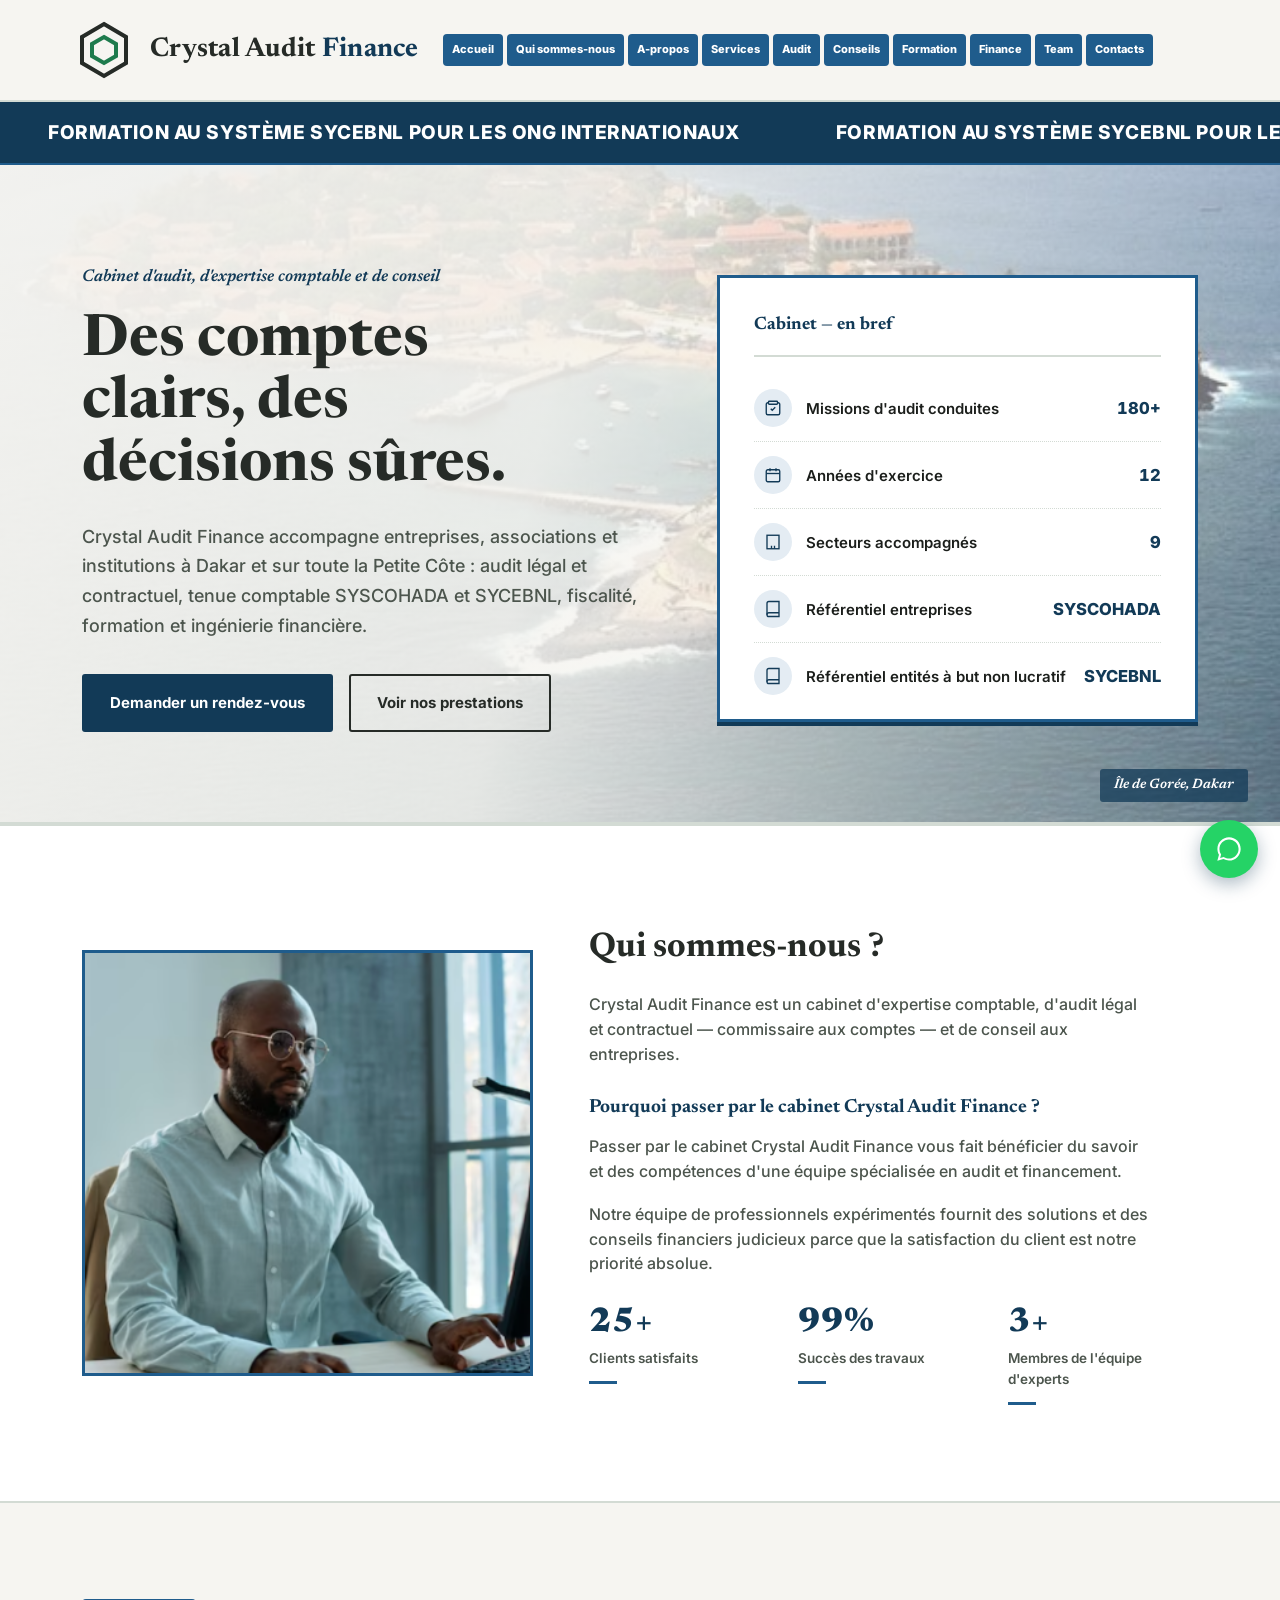
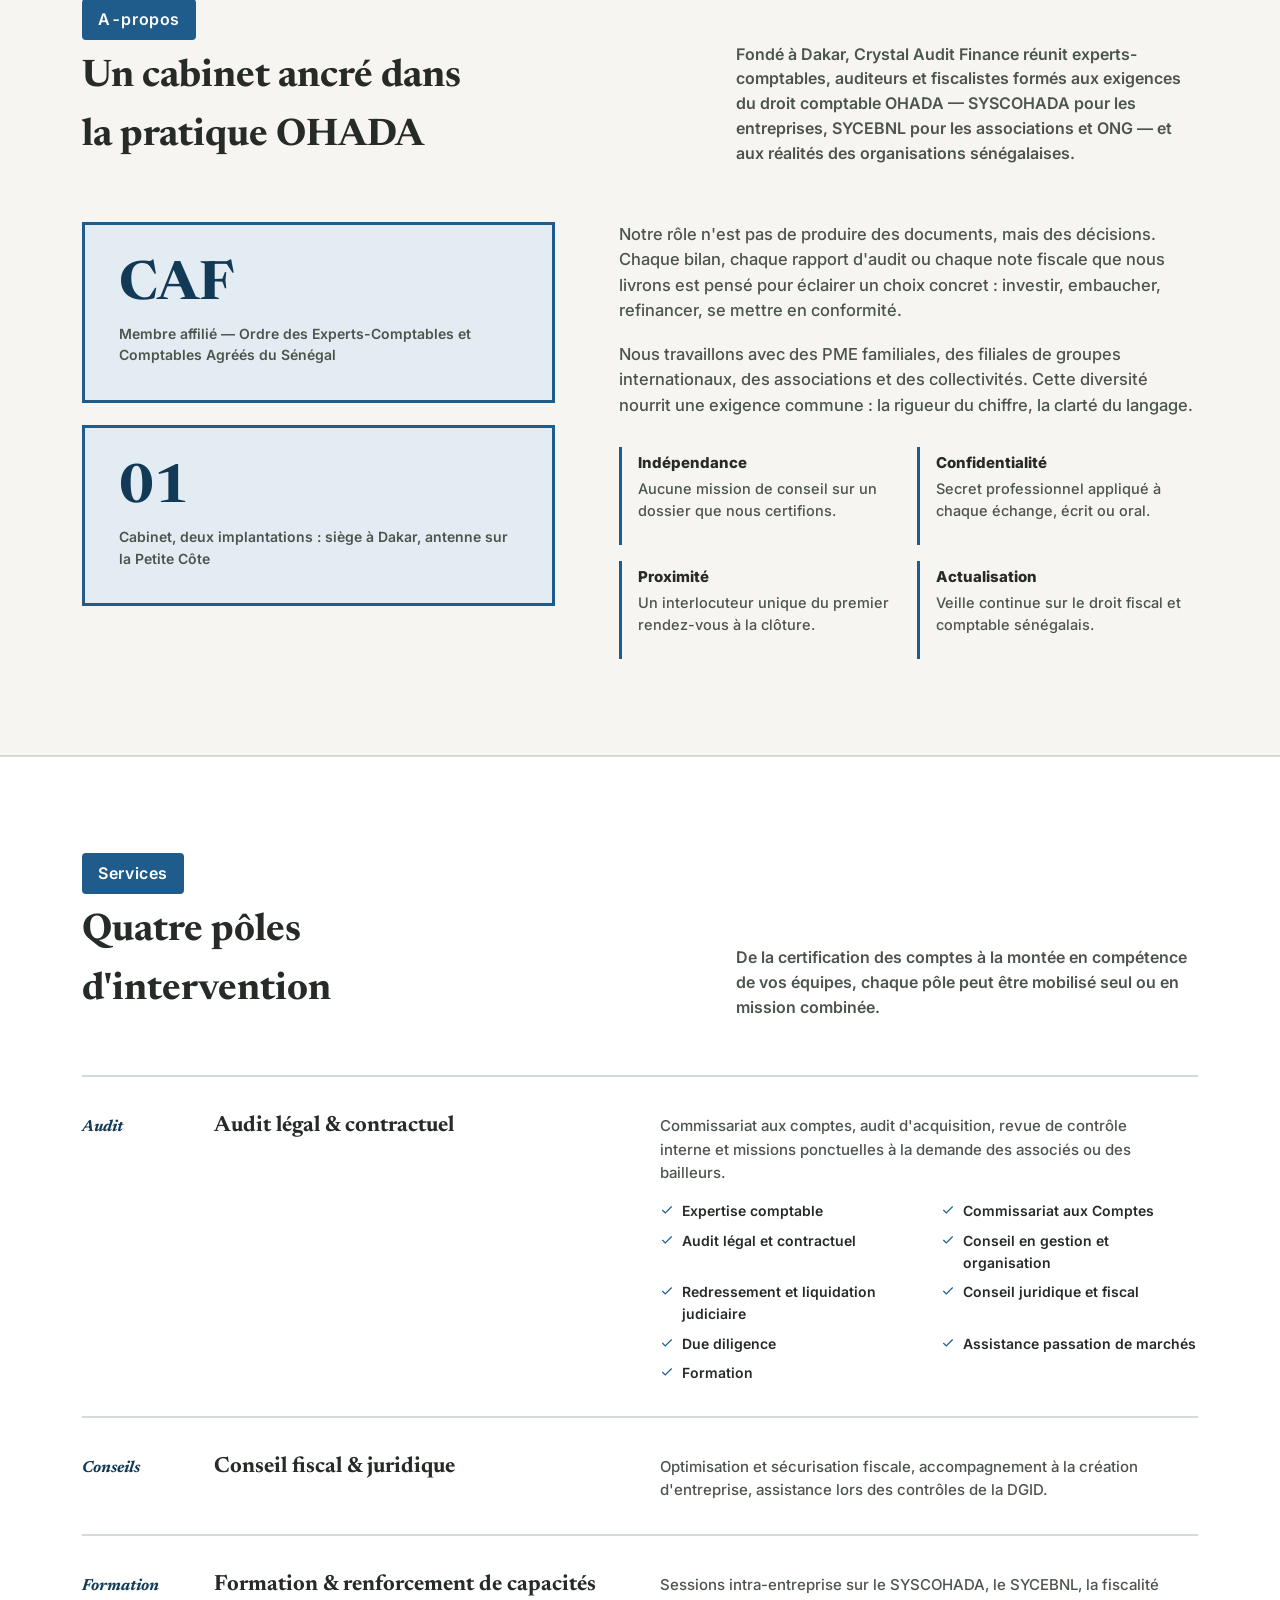
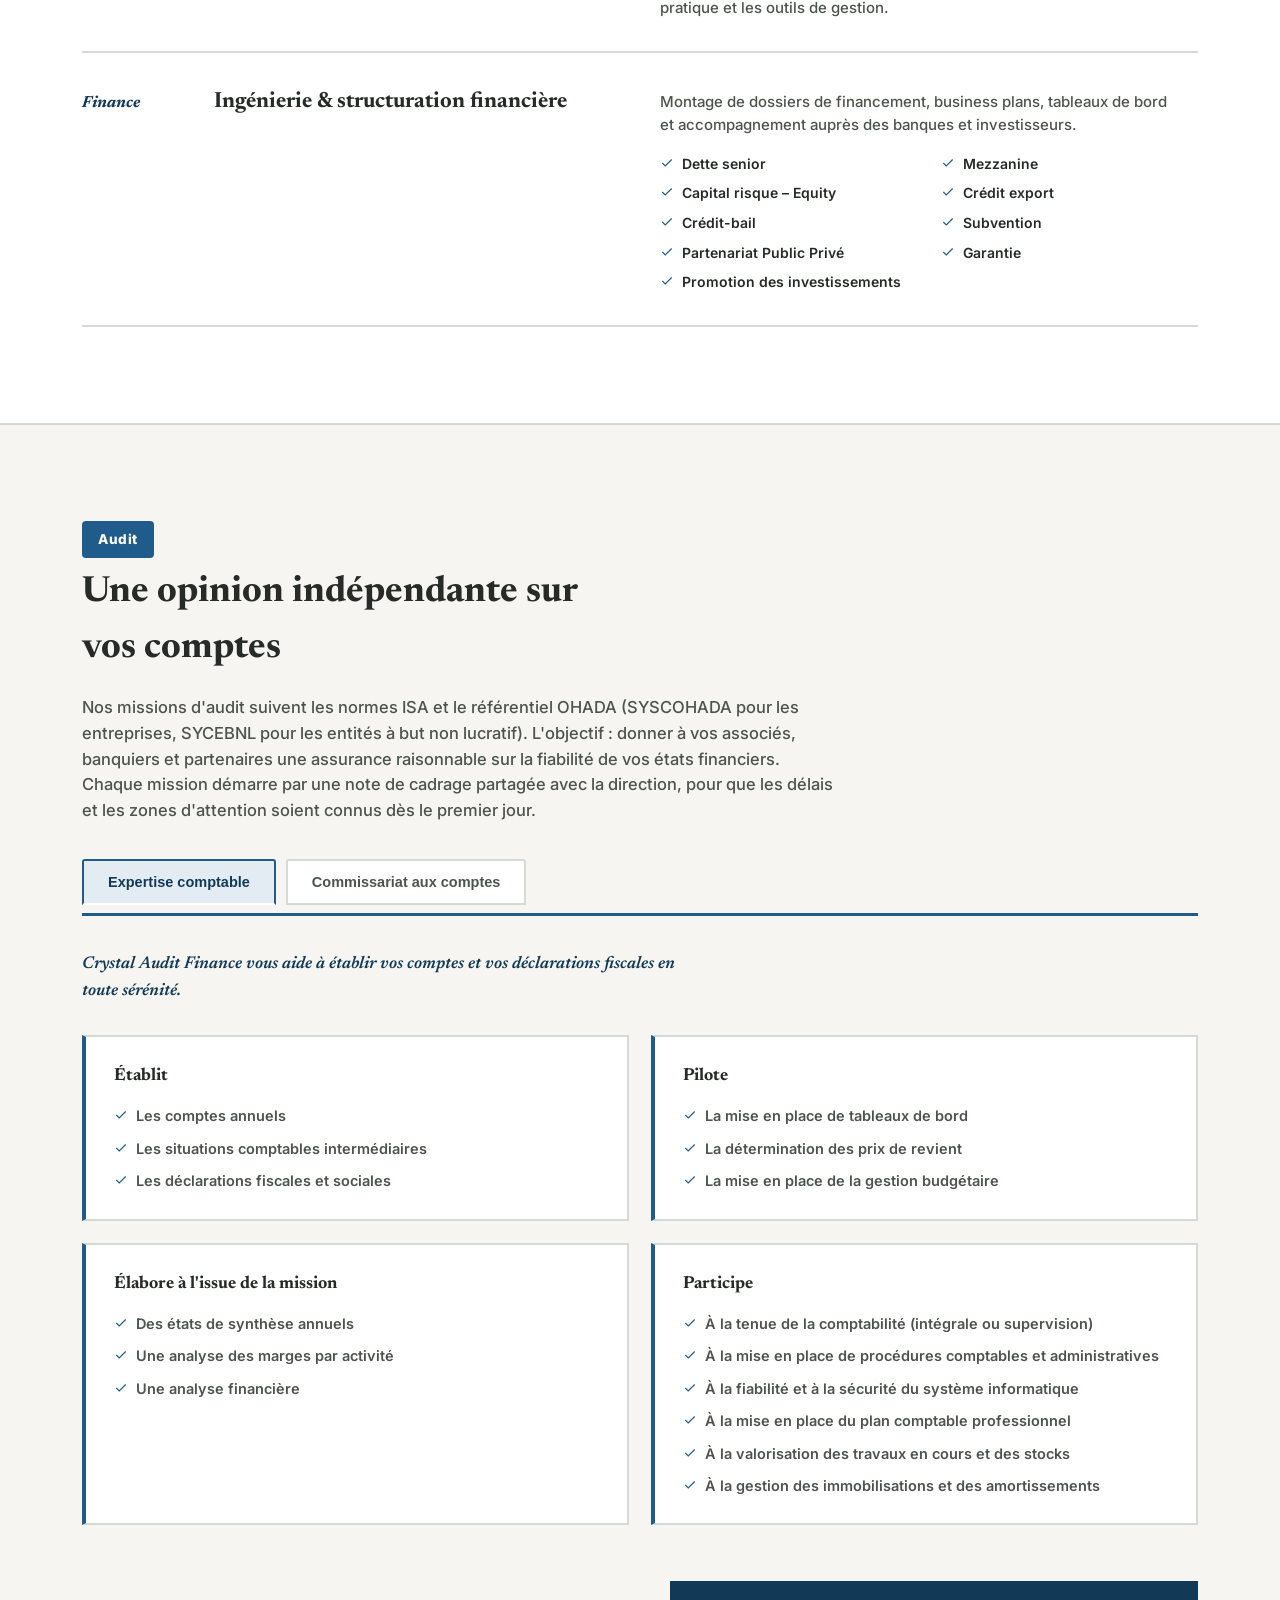
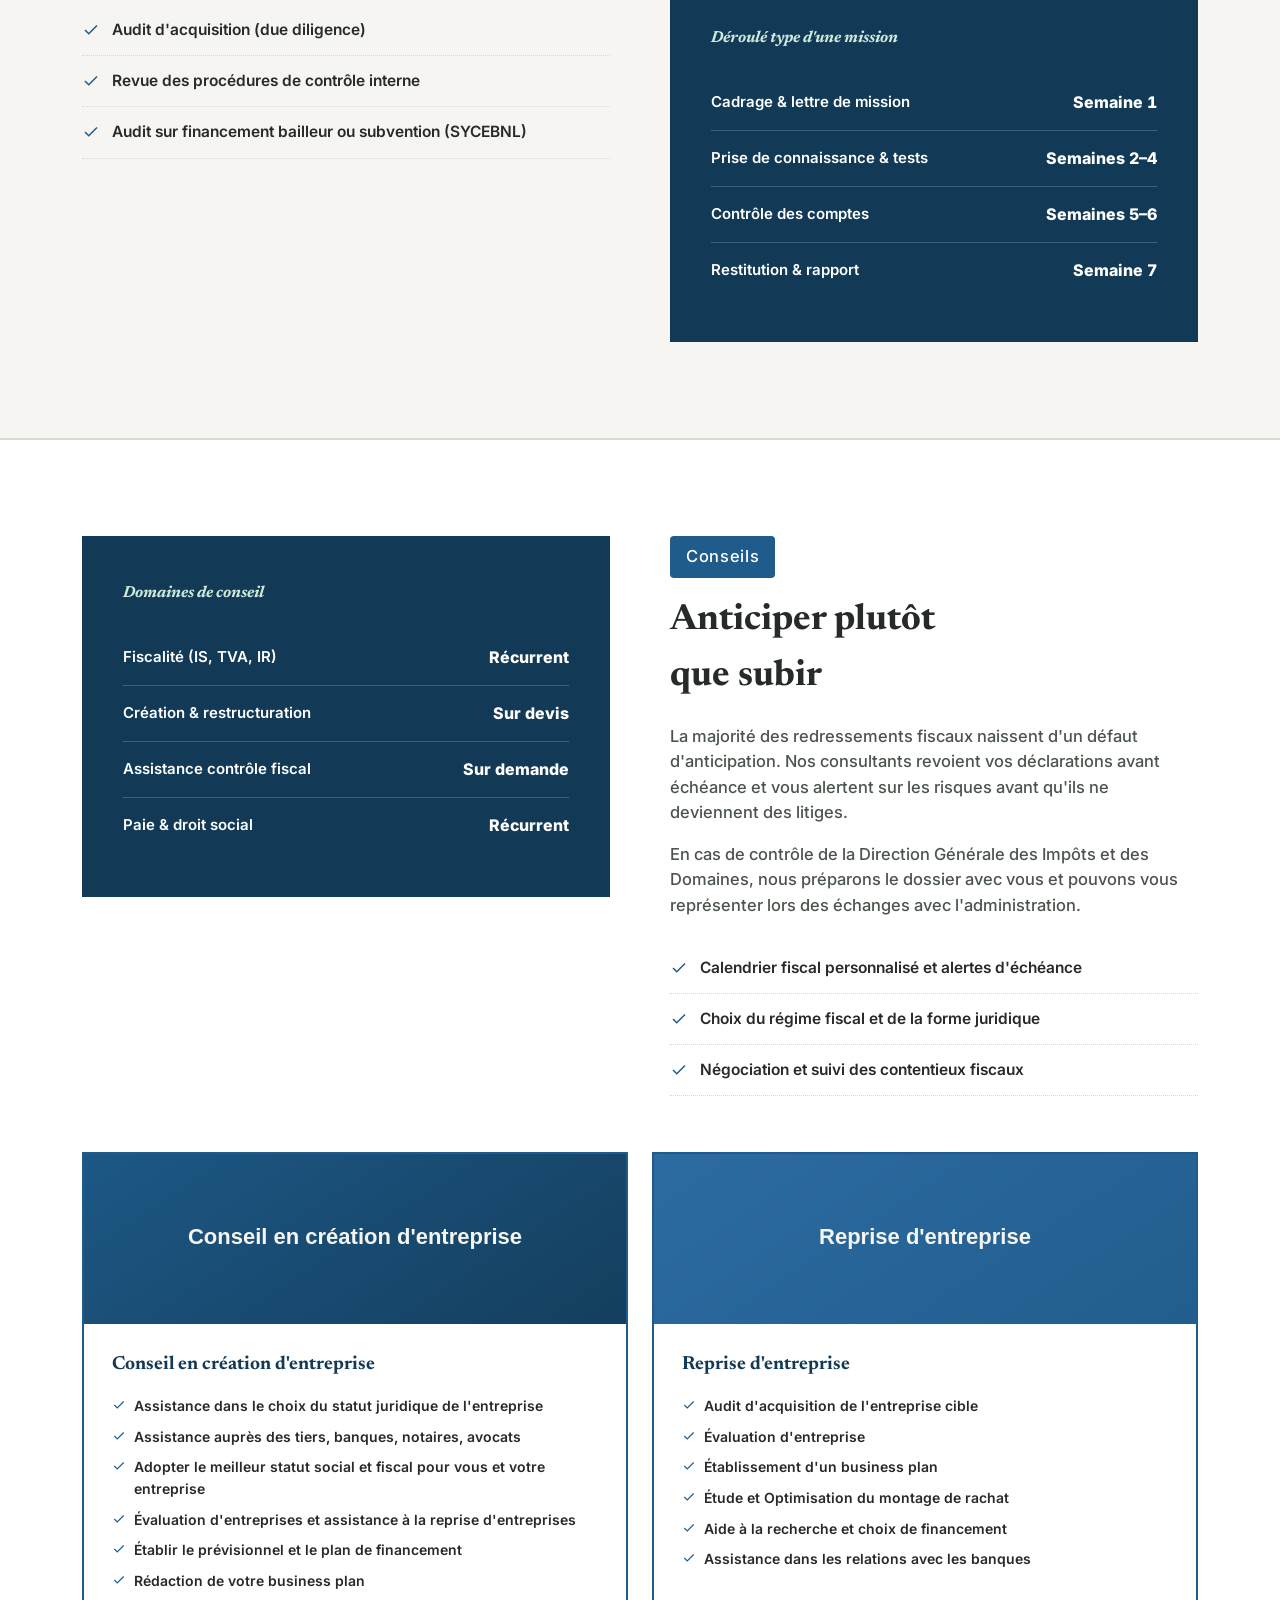
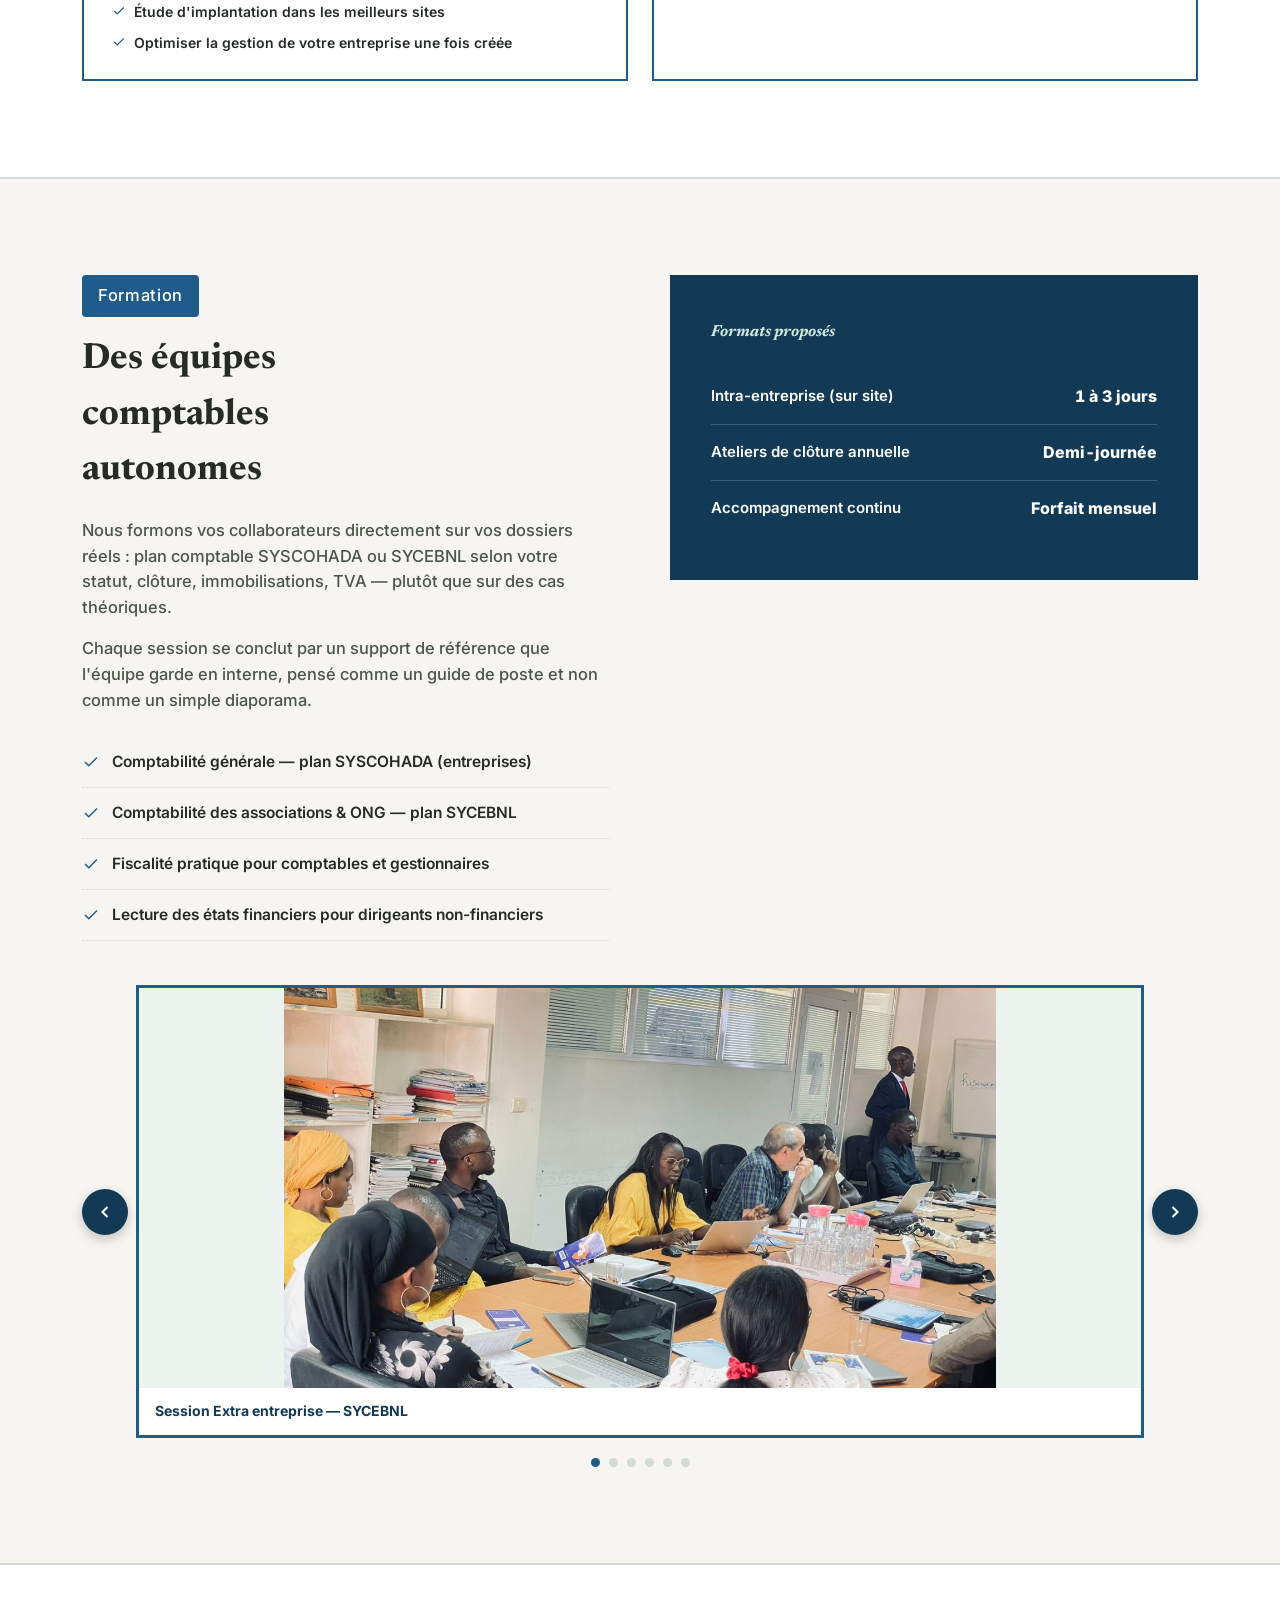
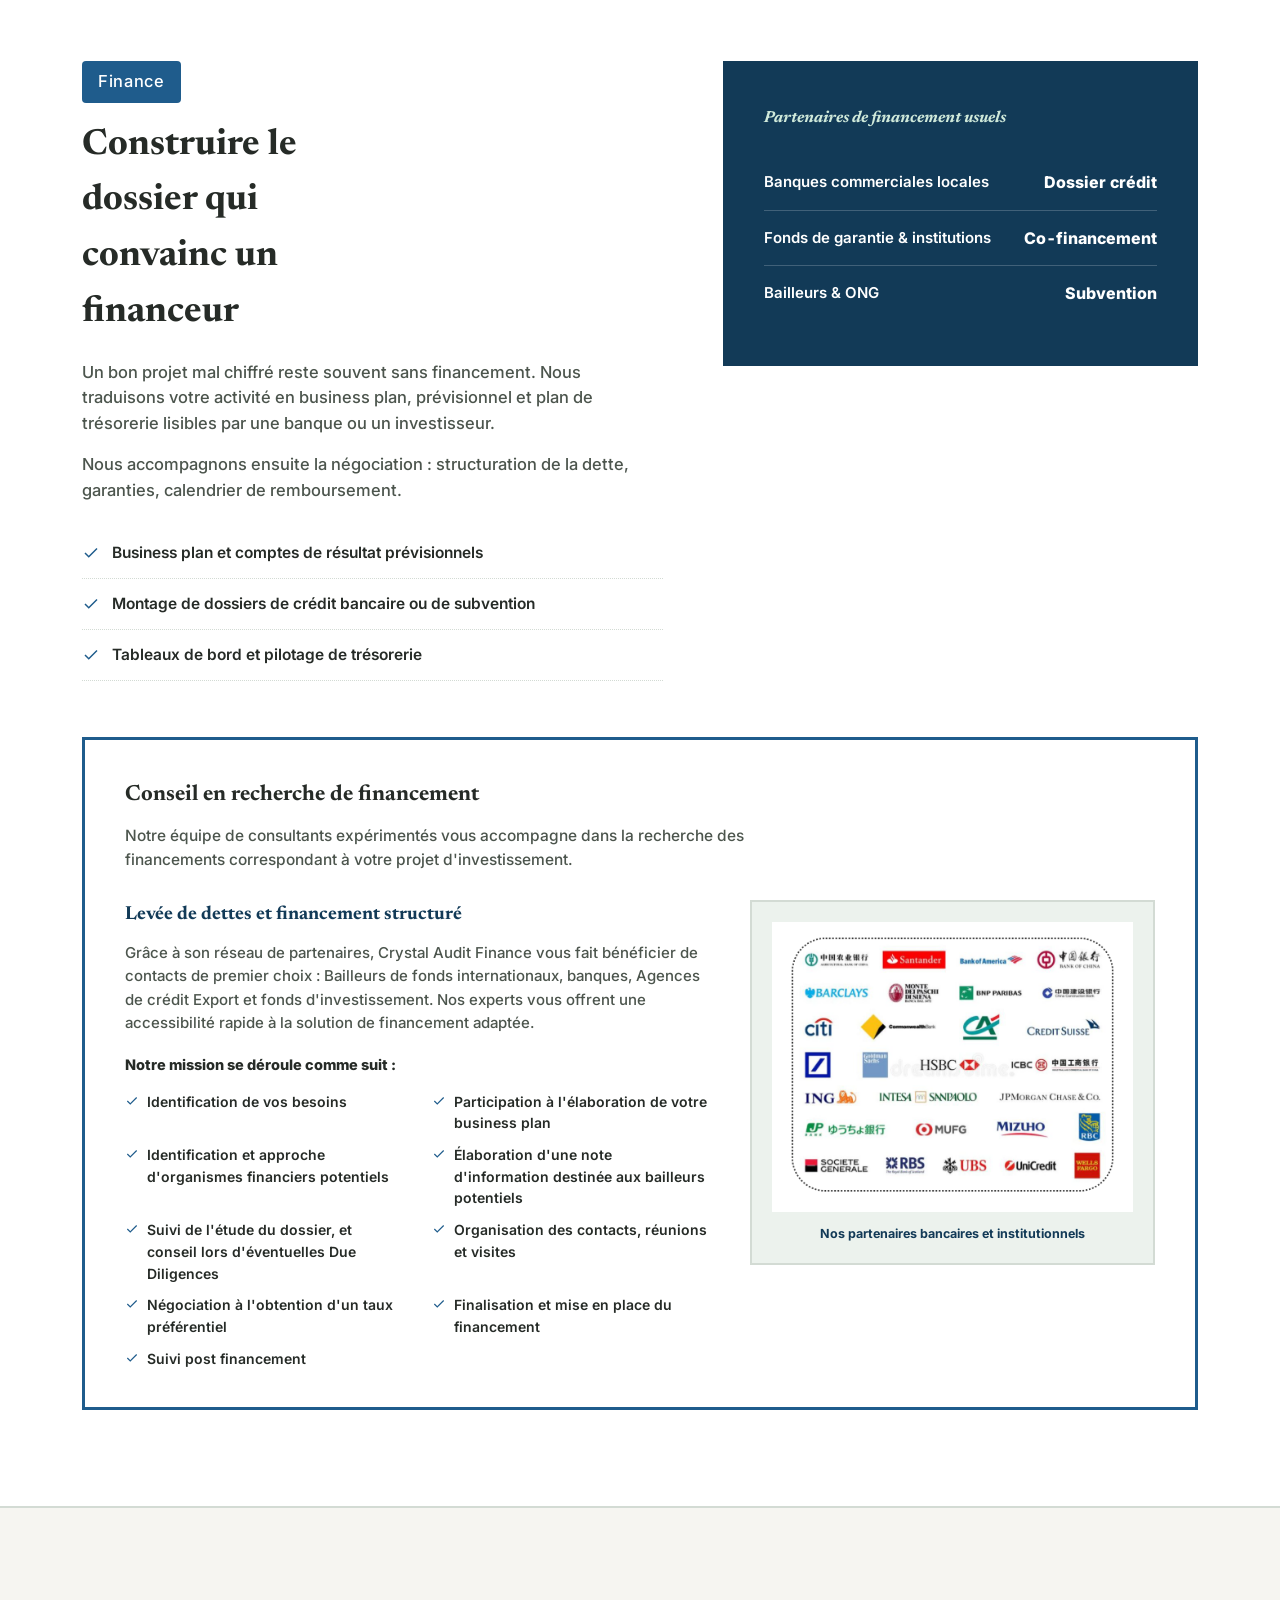
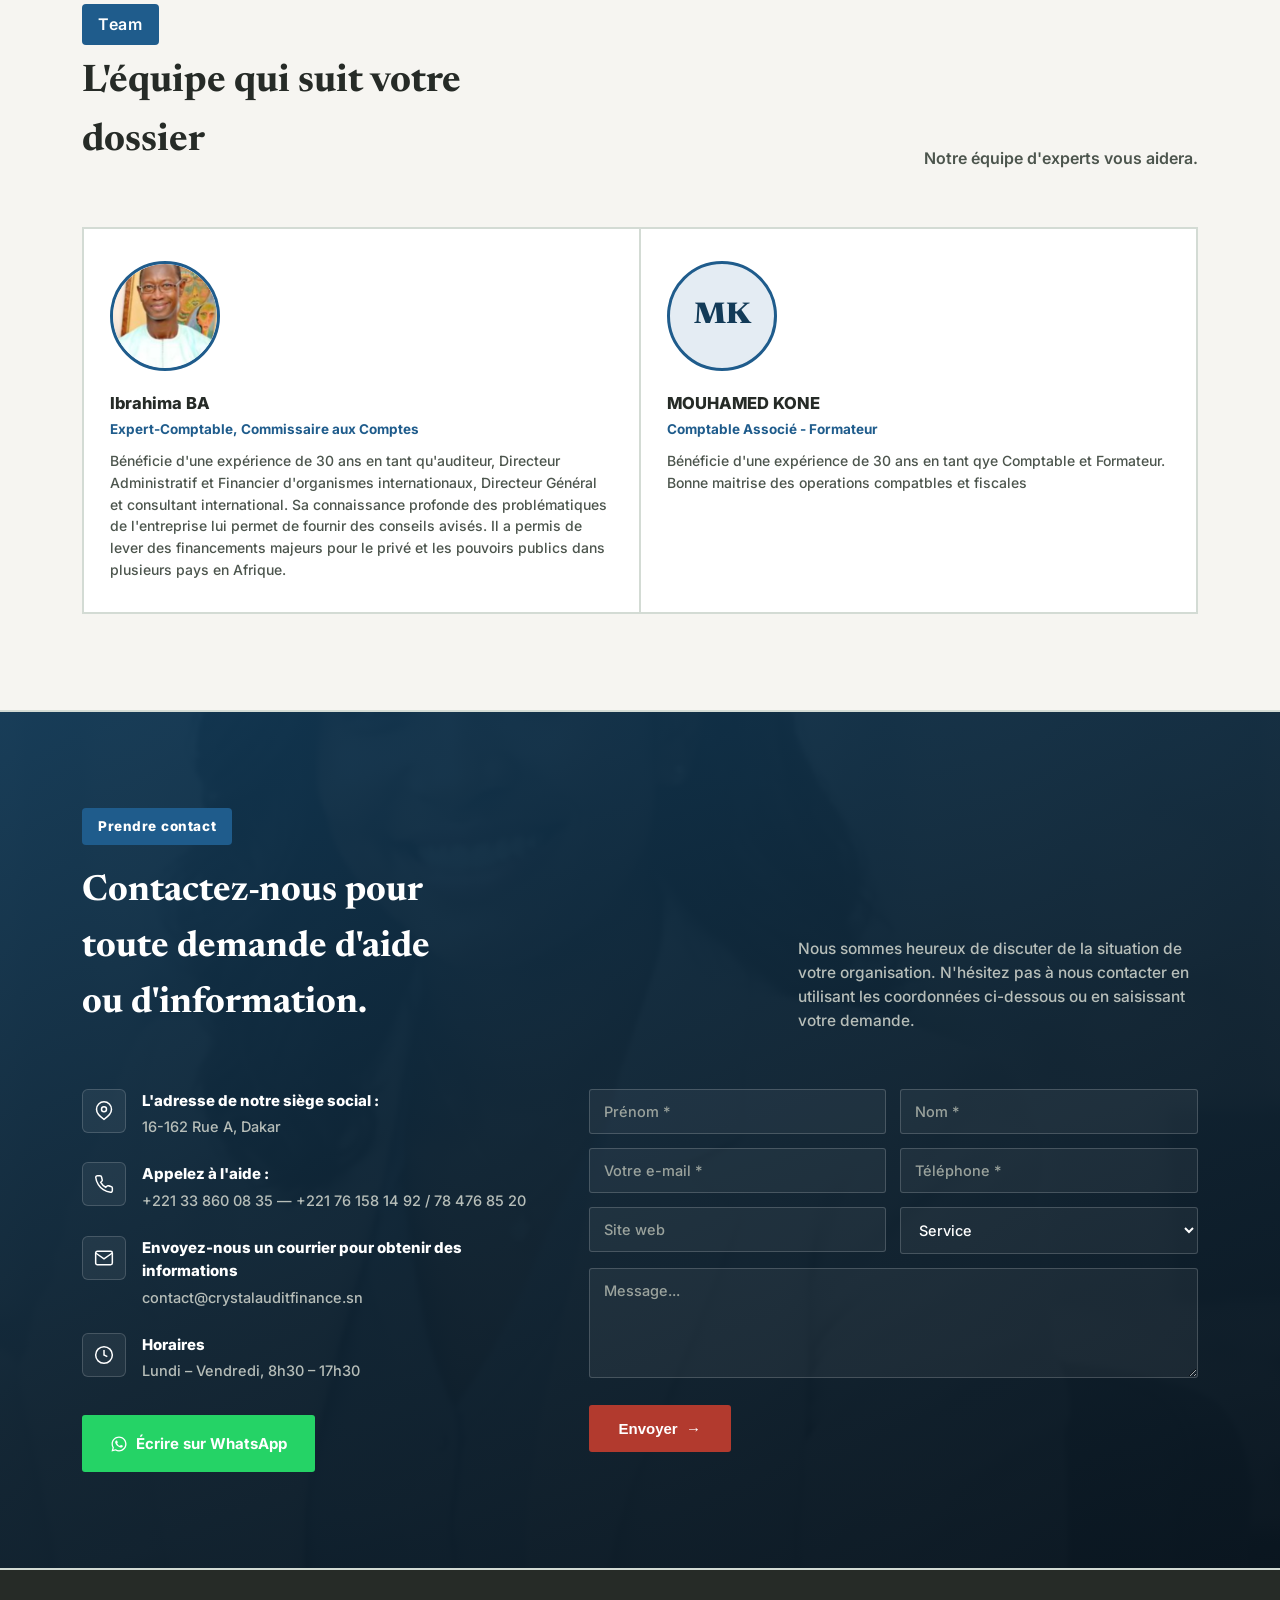
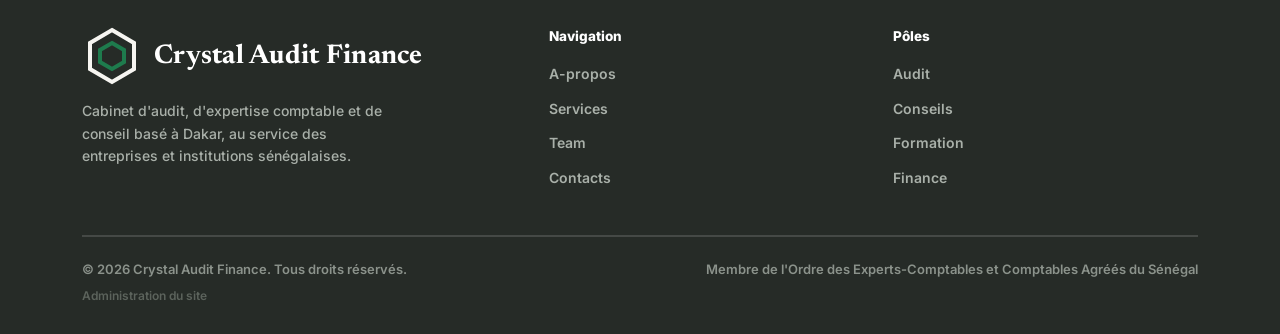
<file: index.html>
<!DOCTYPE html>
<html lang="fr">
<head>
<meta charset="UTF-8">
<meta name="viewport" content="width=device-width, initial-scale=1.0">
<title>Crystal Audit Finance — Cabinet d'audit, d'expertise comptable et de conseil</title>
<link rel="preconnect" href="https://fonts.googleapis.com">
<link href="https://fonts.googleapis.com/css2?family=Newsreader:ital,opsz,wght@0,6..72,500;0,6..72,700;0,6..72,800;1,6..72,500&family=Inter:wght@500;600;700;800&display=swap" rel="stylesheet">
<link rel="stylesheet" href="style.css">
</head>
<body>

<header>
  <div class="headbar">
    <a class="brand" href="#accueil">
      <svg class="brand-mark" viewBox="0 0 60 60" xmlns="http://www.w3.org/2000/svg">
        <polygon points="30,4 52,17 52,43 30,56 8,43 8,17" fill="none" stroke="#262B27" stroke-width="4"/>
        <polygon points="30,17 42,24 42,36 30,43 18,36 18,24" fill="none" stroke="#1E7B4D" stroke-width="4"/>
      </svg>
      <span class="brand-name" id="brandName">Crystal Audit <span id="brandAccent">Finance</span></span>
    </a>
    <button class="nav-toggle" aria-label="Ouvrir le menu" aria-expanded="false" id="navToggle">
      <svg viewBox="0 0 24 24" fill="none" stroke="currentColor" stroke-width="2"><line x1="3" y1="6" x2="21" y2="6"/><line x1="3" y1="12" x2="21" y2="12"/><line x1="3" y1="18" x2="21" y2="18"/></svg>
    </button>
    <nav class="primary" id="primaryNav">
      <a href="#accueil">Accueil</a>
      <a href="#quisommesnous">Qui sommes-nous</a>
      <a href="#apropos">A-propos</a>
      <a href="#services">Services</a>
      <a href="#audit">Audit</a>
      <a href="#conseils">Conseils</a>
      <a href="#formation">Formation</a>
      <a href="#finance">Finance</a>
      <a href="#team">Team</a>
      <a href="#contacts">Contacts</a>
    </nav>
  </div>
</header>

<div class="ticker" id="tickerBar">
  <div class="ticker-track" id="tickerTrack"></div>
</div>

<main>

  <!-- ===== HERO / ACCUEIL ===== -->
  <section class="hero" id="accueil">
    <div class="wrap">
      <div class="hero-grid">
        <div>
          <p class="hero-eyebrow" id="heroEyebrow"></p>
          <h1 id="heroTitle"></h1>
          <p class="lead" id="heroLead"></p>
          <div class="hero-actions">
            <a href="#contacts" class="btn btn-primary" id="heroCtaPrimary"></a>
            <a href="#services" class="btn btn-ghost" id="heroCtaSecondary"></a>
          </div>
        </div>
        <div class="ledger-card">
          <h3 id="heroLedgerTitle"></h3>
          <div id="heroLedgerRows"></div>
        </div>
      </div>
    </div>
    <span class="hero-caption" id="heroCaption">Île de Gorée, Dakar</span>
  </section>

  <!-- ===== QUI SOMMES-NOUS ===== -->
  <section id="quisommesnous" class="alt">
    <div class="wrap">
      <div class="qsn-grid">
        <div class="qsn-photo">
          <img id="qsnPhoto" src="" alt="L'équipe Crystal Audit Finance">
        </div>
        <div class="qsn-text">
          <h2 id="qsnTitle"></h2>
          <p id="qsnIntro"></p>
          <h3 id="qsnSubheading"></h3>
          <p id="qsnParagraph2"></p>
          <p id="qsnParagraph3"></p>
          <div class="qsn-stats" id="qsnStats"></div>
        </div>
      </div>
    </div>
  </section>

  <!-- ===== A-PROPOS ===== -->
  <section id="apropos">
    <div class="wrap">
      <div class="section-head">
        <div>
          <p class="section-ref">A-propos</p>
          <h2 id="aboutTitle"></h2>
        </div>
        <p id="aboutIntro"></p>
      </div>
      <div class="about-grid">
        <div>
          <div class="about-figure">
            <div class="big-num" id="aboutFigBigA"></div>
            <div class="cap" id="aboutFigCapA"></div>
          </div>
          <div class="about-figure">
            <div class="big-num" id="aboutFigBigB"></div>
            <div class="cap" id="aboutFigCapB"></div>
          </div>
        </div>
        <div class="about-text">
          <div id="aboutParagraphs"></div>
          <div class="pillars" id="aboutPillars"></div>
        </div>
      </div>
    </div>
  </section>

  <!-- ===== SERVICES ===== -->
  <section class="alt" id="services">
    <div class="wrap">
      <div class="section-head">
        <div>
          <p class="section-ref">Services</p>
          <h2 id="servicesTitle"></h2>
        </div>
        <p id="servicesIntro"></p>
      </div>
      <div class="services-list" id="servicesList"></div>
    </div>
  </section>

  <!-- ===== AUDIT ===== -->
  <section id="audit">
    <div class="wrap">
      <p class="section-ref">Audit</p>
      <h2 class="audit-heading" id="auditTitle"></h2>
      <div class="audit-intro" id="auditIntro"></div>

      <div class="audit-tabs-nav" id="auditTabsNav"></div>
      <div class="audit-tab-panels" id="auditTabPanels"></div>

      <div class="detail">
        <div class="detail-copy">
          <ul class="checklist" id="auditChecklist"></ul>
        </div>
        <div class="stat-panel">
          <div class="stat-panel-title" id="auditStatTitle"></div>
          <div id="auditStats"></div>
        </div>
      </div>
    </div>
  </section>

  <!-- ===== CONSEILS ===== -->
  <section class="alt" id="conseils">
    <div class="wrap">
      <div class="detail">
        <div class="stat-panel">
          <div class="stat-panel-title" id="conseilsStatTitle"></div>
          <div id="conseilsStats"></div>
        </div>
        <div class="detail-copy">
          <p class="section-ref">Conseils</p>
          <h2 id="conseilsTitle"></h2>
          <div id="conseilsParagraphs"></div>
          <ul class="checklist" id="conseilsChecklist"></ul>
        </div>
      </div>
      <div class="conseil-cards" id="conseilCards"></div>
    </div>
  </section>

  <!-- ===== FORMATION ===== -->
  <section id="formation">
    <div class="wrap">
      <div class="detail">
        <div class="detail-copy">
          <p class="section-ref">Formation</p>
          <h2 id="formationTitle"></h2>
          <div id="formationParagraphs"></div>
          <ul class="checklist" id="formationChecklist"></ul>
        </div>
        <div class="stat-panel">
          <div class="stat-panel-title" id="formationStatTitle"></div>
          <div id="formationStats"></div>
        </div>
      </div>
      <div class="formation-carousel" id="formationCarousel">
        <button type="button" class="fc-arrow fc-prev" id="fcPrev" aria-label="Photo précédente">
          <svg viewBox="0 0 24 24" fill="none" stroke="currentColor" stroke-width="2.5"><polyline points="15 18 9 12 15 6"/></svg>
        </button>
        <div class="fc-viewport">
          <div class="fc-track" id="fcTrack"></div>
        </div>
        <button type="button" class="fc-arrow fc-next" id="fcNext" aria-label="Photo suivante">
          <svg viewBox="0 0 24 24" fill="none" stroke="currentColor" stroke-width="2.5"><polyline points="9 18 15 12 9 6"/></svg>
        </button>
      </div>
      <div class="fc-dots" id="fcDots"></div>
    </div>
  </section>

  <!-- ===== FINANCE ===== -->
  <section class="alt" id="finance">
    <div class="wrap">
      <div class="detail">
        <div class="detail-copy">
          <p class="section-ref">Finance</p>
          <h2 id="financeTitle"></h2>
          <div id="financeParagraphs"></div>
          <ul class="checklist" id="financeChecklist"></ul>
        </div>
        <div class="stat-panel">
          <div class="stat-panel-title" id="financeStatTitle"></div>
          <div id="financeStats"></div>
        </div>
      </div>
      <div class="finance-mission" id="financeMission"></div>
    </div>
  </section>

  <!-- ===== TEAM ===== -->
  <section id="team">
    <div class="wrap">
      <div class="section-head">
        <div>
          <p class="section-ref">Team</p>
          <h2 id="teamTitle"></h2>
        </div>
        <p id="teamIntro"></p>
      </div>
      <div class="team-grid" id="teamGrid"></div>
    </div>
  </section>

  <!-- ===== CONTACTS ===== -->
  <section class="contact-dark" id="contacts">
    <div class="contact-bg-img" id="contactBgImg" aria-hidden="true"></div>
    <div class="wrap">
      <div class="contact-dark-head">
        <div>
          <p class="section-ref" id="contactSectionLabel">Prendre contact</p>
          <h2 id="contactTitle">Contactez-nous pour toute demande d'aide ou d'information.</h2>
        </div>
        <p class="contact-lead" id="contactIntro"></p>
      </div>

      <div class="contact-dark-grid">
        <div class="contact-list-dark">
          <div class="contact-item-dark">
            <span class="ci-icon"><svg viewBox="0 0 24 24" fill="none" stroke="currentColor" stroke-width="1.8"><path d="M21 10c0 6-9 12-9 12s-9-6-9-12a9 9 0 0 1 18 0Z"/><circle cx="12" cy="10" r="3"/></svg></span>
            <div><h4>L'adresse de notre siège social :</h4><p id="contactAddress"></p></div>
          </div>
          <div class="contact-item-dark">
            <span class="ci-icon"><svg viewBox="0 0 24 24" fill="none" stroke="currentColor" stroke-width="1.8"><path d="M22 16.92v3a2 2 0 0 1-2.18 2 19.79 19.79 0 0 1-8.63-3.07 19.5 19.5 0 0 1-6-6 19.79 19.79 0 0 1-3.07-8.67A2 2 0 0 1 4.11 2h3a2 2 0 0 1 2 1.72c.127.96.361 1.903.7 2.81a2 2 0 0 1-.45 2.11L8.09 9.91a16 16 0 0 0 6 6l1.27-1.27a2 2 0 0 1 2.11-.45c.907.339 1.85.573 2.81.7A2 2 0 0 1 22 16.92Z"/></svg></span>
            <div><h4>Appelez à l'aide :</h4><p id="contactPhone"></p></div>
          </div>
          <div class="contact-item-dark">
            <span class="ci-icon"><svg viewBox="0 0 24 24" fill="none" stroke="currentColor" stroke-width="1.8"><rect x="2" y="4" width="20" height="16" rx="2"/><path d="m22 6-10 7L2 6"/></svg></span>
            <div><h4>Envoyez-nous un courrier pour obtenir des informations</h4><p id="contactEmail"></p></div>
          </div>
          <div class="contact-item-dark">
            <span class="ci-icon"><svg viewBox="0 0 24 24" fill="none" stroke="currentColor" stroke-width="1.8"><circle cx="12" cy="12" r="10"/><polyline points="12 6 12 12 16 14"/></svg></span>
            <div><h4>Horaires</h4><p id="contactHours"></p></div>
          </div>
          <div class="whatsapp-block-dark">
            <a class="btn btn-whatsapp" id="whatsappLink" target="_blank" rel="noopener">
              <svg viewBox="0 0 24 24" width="18" height="18" fill="currentColor"><path d="M12.04 2c-5.5 0-9.96 4.46-9.96 9.96 0 1.76.46 3.48 1.33 4.99L2 22l5.2-1.36a9.94 9.94 0 0 0 4.84 1.23h.01c5.5 0 9.96-4.46 9.96-9.96S17.55 2 12.04 2Zm0 18.2c-1.5 0-2.96-.4-4.24-1.16l-.3-.18-3.08.81.82-3-.2-.31a8.2 8.2 0 0 1-1.26-4.4c0-4.53 3.68-8.21 8.22-8.21 4.53 0 8.21 3.68 8.21 8.21 0 4.53-3.68 8.24-8.17 8.24Zm4.5-6.15c-.25-.12-1.47-.72-1.7-.8-.23-.08-.39-.12-.56.12-.17.25-.64.8-.78.97-.14.17-.29.18-.53.06-.25-.12-1.05-.39-2-1.23-.74-.66-1.24-1.47-1.39-1.72-.14-.25-.02-.38.11-.5.11-.11.25-.29.37-.43.12-.14.16-.25.25-.41.08-.17.04-.31-.02-.43-.06-.12-.56-1.36-.77-1.86-.2-.48-.41-.42-.56-.43h-.48c-.17 0-.43.06-.66.31-.23.25-.86.85-.86 2.07 0 1.22.89 2.4 1.02 2.57.12.17 1.75 2.67 4.24 3.75.59.26 1.05.41 1.41.52.59.19 1.13.16 1.56.1.48-.07 1.47-.6 1.67-1.18.21-.58.21-1.08.15-1.18-.06-.1-.23-.17-.48-.29Z"/></svg>
              <span id="whatsappBtnLabel">Écrire sur WhatsApp</span>
            </a>
          </div>
        </div>

        <form class="contact-form-dark" onsubmit="event.preventDefault(); alert('Merci, votre demande a bien été enregistrée.');">
          <div class="field-row">
            <div class="field-dark"><input type="text" placeholder="Prénom *" required></div>
            <div class="field-dark"><input type="text" placeholder="Nom *" required></div>
          </div>
          <div class="field-row">
            <div class="field-dark"><input type="email" placeholder="Votre e-mail *" required></div>
            <div class="field-dark"><input type="tel" placeholder="Téléphone *" required></div>
          </div>
          <div class="field-row">
            <div class="field-dark"><input type="text" placeholder="Site web"></div>
            <div class="field-dark">
              <select>
                <option value="">Service</option>
                <option>Audit</option>
                <option>Conseils</option>
                <option>Formation</option>
                <option>Finance</option>
                <option>Autre demande</option>
              </select>
            </div>
          </div>
          <div class="field-dark"><textarea placeholder="Message..." required></textarea></div>
          <button type="submit" class="btn-send-dark">Envoyer &nbsp;→</button>
        </form>
      </div>
    </div>
  </section>

</main>

<footer>
  <div class="wrap">
    <div class="foot-grid">
      <div>
        <div class="foot-brand">
          <svg class="brand-mark" viewBox="0 0 60 60" width="34" height="34" xmlns="http://www.w3.org/2000/svg">
            <polygon points="30,4 52,17 52,43 30,56 8,43 8,17" fill="none" stroke="#F6F5F1" stroke-width="4"/>
            <polygon points="30,17 42,24 42,36 30,43 18,36 18,24" fill="none" stroke="#1E7B4D" stroke-width="4"/>
          </svg>
          <span class="brand-name" id="footBrandName">Crystal Audit Finance</span>
        </div>
        <p id="footDesc"></p>
      </div>
      <div>
        <h5>Navigation</h5>
        <ul>
          <li><a href="#apropos">A-propos</a></li>
          <li><a href="#services">Services</a></li>
          <li><a href="#team">Team</a></li>
          <li><a href="#contacts">Contacts</a></li>
        </ul>
      </div>
      <div>
        <h5>Pôles</h5>
        <ul>
          <li><a href="#audit">Audit</a></li>
          <li><a href="#conseils">Conseils</a></li>
          <li><a href="#formation">Formation</a></li>
          <li><a href="#finance">Finance</a></li>
        </ul>
      </div>
    </div>
    <div class="foot-bottom">
      <span id="footCopyright"></span>
      <span id="footOrderLine"></span>
    </div>
    <div class="foot-bottom" style="border-top:none; padding-top:8px;">
      <a href="/admin/" style="color:#5C635C; font-size:12px;">Administration du site</a>
    </div>
  </div>
</footer>

<a class="wa-float" id="waFloat" target="_blank" rel="noopener" aria-label="Écrire sur WhatsApp">
  <svg viewBox="0 0 24 24" fill="currentColor"><path d="M12.04 2c-5.5 0-9.96 4.46-9.96 9.96 0 1.76.46 3.48 1.33 4.99L2 22l5.2-1.36a9.94 9.94 0 0 0 4.84 1.23h.01c5.5 0 9.96-4.46 9.96-9.96S17.55 2 12.04 2Zm0 18.2c-1.5 0-2.96-.4-4.24-1.16l-.3-.18-3.08.81.82-3-.2-.31a8.2 8.2 0 0 1-1.26-4.4c0-4.53 3.68-8.21 8.22-8.21 4.53 0 8.21 3.68 8.21 8.21 0 4.53-3.68 8.24-8.17 8.24Z"/></svg>
</a>

<script src="defaults.js"></script>
<script src="render.js"></script>
<script src="https://identity.netlify.com/v1/netlify-identity-widget.js"></script>
<script>
  if (window.netlifyIdentity) {
    window.netlifyIdentity.on('init', user => {
      if (!user) {
        window.netlifyIdentity.on('login', () => { document.location.href = '/admin/'; });
      }
    });
  }
</script>
</body>
</html>
</file>
<file: style.css>
:root{
  --charcoal:#262B27;
  --ink:#1B1E1B;
  --ink-soft:#4C554D;
  --paper:#F6F5F1;
  --paper-2:#ECF2ED;
  --line:#D3DBD4;
  --green:#1F5C8C;
  --green-deep:#123A57;
  --green-light:#E4ECF3;
  --serif: 'Newsreader', Georgia, serif;
  --sans: 'Inter', -apple-system, sans-serif;
}
*{box-sizing:border-box; margin:0; padding:0;}
html{scroll-behavior:smooth;}
body{
  font-family:var(--sans);
  color:var(--ink);
  background:var(--paper);
  line-height:1.55;
  font-weight:500;
  font-size:16.5px;
  -webkit-font-smoothing:antialiased;
}
a{color:inherit; text-decoration:none;}
img,svg{display:block; max-width:100%;}
.wrap{max-width:1180px; margin:0 auto; padding:0 32px;}
::selection{background:var(--green); color:#fff;}
a:focus-visible, button:focus-visible, input:focus-visible, textarea:focus-visible, select:focus-visible{
  outline:2px solid var(--green-deep);
  outline-offset:3px;
}
@media (prefers-reduced-motion: reduce){
  *{animation-duration:0.01ms !important; animation-iteration-count:1 !important; transition-duration:0.01ms !important; scroll-behavior:auto !important;}
}

/* ===== Header ===== */
header{
  position:sticky; top:0; z-index:50;
  background:rgba(246,245,241,0.94);
  backdrop-filter: blur(8px);
  border-bottom:2px solid var(--line);
}
.headbar{
  display:flex; align-items:center; justify-content:space-between; gap:24px;
  padding:20px 24px;
  max-width:1180px; margin:0 auto;
}
.brand{display:flex; align-items:center; gap:16px; flex:none;}
.brand-mark{width:60px; height:60px;}
.brand-name{
  font-family:var(--serif); font-size:27px; font-weight:700;
  letter-spacing:0.01em; color:var(--charcoal); line-height:1.15;
}
.brand-name span{color:var(--green-deep);}
nav.primary{
  display:flex; gap:4px; flex-wrap:nowrap; flex:1; min-width:0;
  overflow-x:auto; scrollbar-width:none; justify-content:flex-start;
}
nav.primary::-webkit-scrollbar{display:none;}
nav.primary a{
  font-size:11px; color:#fff; font-weight:800;
  padding:7px 9px; background:var(--green); border-radius:4px;
  letter-spacing:0; white-space:nowrap; flex:none;
}
nav.primary a:hover{background:var(--green-deep);}
.nav-toggle{display:none; background:none; border:1px solid var(--line); border-radius:4px; padding:8px 10px;}
.nav-toggle svg{width:18px; height:18px;}
@media (max-width:900px){
  nav.primary{
    display:none;
    position:absolute; top:100%; left:0; right:0;
    background:var(--paper); border-bottom:1px solid var(--line);
    flex-direction:column; gap:8px; padding:14px 20px;
  }
  nav.primary.open{display:flex;}
  nav.primary a{padding:12px 20px; text-align:center;}
  .nav-toggle{display:block;}
}

/* ===== Bande défilante (annonce) ===== */
.ticker{
  background:var(--green-deep); overflow:hidden; white-space:nowrap;
  padding:16px 0; border-bottom:2px solid var(--green);
}
.ticker-track{
  display:inline-block; animation:ticker-scroll 22s linear infinite;
}
.ticker-track span{
  display:inline-block; padding:0 48px;
  color:#fff; font-weight:800; font-size:19px; letter-spacing:0.03em;
}
@keyframes ticker-scroll{
  from{transform:translateX(0);}
  to{transform:translateX(-50%);}
}

/* ===== Hero ===== */
.hero{
  position:relative;
  padding:100px 0 90px;
  overflow:hidden;
  border-bottom:2px solid var(--line);
  background-size:cover;
  background-position:center;
}
.hero::before{
  content:'';
  position:absolute; inset:0;
  background:linear-gradient(100deg, rgba(246,245,241,0.97) 0%, rgba(246,245,241,0.92) 42%, rgba(246,245,241,0.6) 75%, rgba(246,245,241,0.35) 100%);
  z-index:0;
}
.hero > .wrap{position:relative; z-index:1;}
.hero-caption{
  position:absolute; right:32px; bottom:20px; z-index:2;
  font-family:var(--serif); font-style:italic; font-weight:600; font-size:13.5px;
  color:#fff; background:rgba(18,58,87,0.75); padding:6px 14px; border-radius:3px;
}
.hero-grid{
  display:grid; grid-template-columns:1.1fr 0.9fr; gap:48px; align-items:center;
}
.hero-eyebrow{
  font-family:var(--serif); font-style:italic; font-weight:600; font-size:17px;
  color:var(--green-deep); margin-bottom:18px;
}
.hero h1{
  font-family:var(--serif); font-weight:700;
  font-size:clamp(36px, 4.6vw, 58px);
  line-height:1.08; color:var(--charcoal); max-width:13ch;
}
.hero p.lead{
  margin-top:24px; font-size:18px; font-weight:500; color:var(--ink-soft);
  max-width:48ch; line-height:1.65;
}
.hero-actions{display:flex; gap:16px; margin-top:34px; flex-wrap:wrap;}
.btn{
  display:inline-flex; align-items:center; gap:8px;
  padding:15px 26px; font-size:15px; font-weight:700;
  border-radius:3px; border:2px solid transparent; cursor:pointer;
}
.btn-primary{background:var(--green-deep); color:#fff;}
.btn-primary:hover{background:var(--green);}
.btn-ghost{border-color:var(--charcoal); color:var(--charcoal);}
.btn-ghost:hover{background:var(--charcoal); color:#fff;}
.btn-whatsapp{background:#25D366; color:#fff;}
.btn-whatsapp:hover{background:#1DA851;}

/* Encadré ledger — agrandi, plus contrasté, vert */
.ledger-card{
  background:#fff; border:3px solid var(--green);
  padding:34px 34px 10px;
  box-shadow:0 4px 0 var(--green-deep);
}
.ledger-card h3{
  font-family:var(--serif); font-size:18px; font-weight:700;
  color:var(--green-deep); margin-bottom:18px;
  padding-bottom:16px; border-bottom:2px solid var(--line);
}
.ledger-row{
  display:flex; align-items:center; gap:14px;
  padding:14px 0; border-bottom:1px dotted var(--line);
}
.ledger-row:last-child{border-bottom:none;}
.ledger-icon{
  width:38px; height:38px; border-radius:50%; flex:none;
  background:var(--green-light); color:var(--green-deep);
  display:flex; align-items:center; justify-content:center;
}
.ledger-icon svg{width:18px; height:18px;}
.ledger-row-text{
  flex:1; display:flex; justify-content:space-between; align-items:baseline; gap:12px;
  font-size:15px; font-weight:600;
}
.ledger-row .num{
  font-variant-numeric:tabular-nums; font-weight:800; color:var(--green-deep); font-size:16.5px; white-space:nowrap;
}

/* ===== Section shell ===== */
section{padding:96px 0; scroll-margin-top:110px;}
.hero{scroll-margin-top:110px;}
section.alt{background:#fff; border-top:2px solid var(--line); border-bottom:2px solid var(--line);}
.section-head{
  display:flex; justify-content:space-between; align-items:flex-end;
  gap:24px; margin-bottom:56px; flex-wrap:wrap;
}
.section-ref{
  display:inline-block;
  font-size:13.5px; letter-spacing:0.04em; color:#fff;
  font-weight:800; margin-bottom:8px;
  font-variant-numeric:tabular-nums;
  background:var(--green); padding:8px 16px; border-radius:4px;
}
.section-head h2{
  font-family:var(--serif); font-weight:700; font-size:clamp(28px,3vw,38px);
  color:var(--charcoal); max-width:16ch;
}
.section-head p{color:var(--ink-soft); max-width:42ch; font-size:16px; font-weight:600;}
.section-head p.section-ref{color:#fff;}

/* ===== Qui sommes-nous ===== */
.qsn-grid{display:grid; grid-template-columns:0.85fr 1.15fr; gap:56px; align-items:center;}
.qsn-photo{border:3px solid var(--green); overflow:hidden; background:var(--paper-2);}
.qsn-photo img{width:100%; height:420px; object-fit:cover; display:block;}
.qsn-text h2{font-family:var(--serif); font-weight:700; font-size:clamp(26px,3vw,34px); color:var(--charcoal); margin-bottom:18px;}
.qsn-text p{font-size:16px; font-weight:500; color:var(--ink-soft); margin-bottom:18px; max-width:56ch;}
.qsn-text h3{font-family:var(--serif); font-weight:700; font-size:19px; color:var(--green-deep); margin:26px 0 12px;}
.qsn-stats{display:grid; grid-template-columns:repeat(3,1fr); gap:20px; margin-top:30px;}
.qsn-stat .num{font-family:var(--serif); font-weight:800; font-size:34px; color:var(--green-deep); line-height:1;}
.qsn-stat .label{font-size:13.5px; font-weight:600; color:var(--ink-soft); margin-top:8px;}
.qsn-stat .bar{width:28px; height:3px; background:var(--green); margin-top:12px;}
@media (max-width:760px){
  .qsn-grid{grid-template-columns:1fr;}
  .qsn-stats{grid-template-columns:1fr; gap:16px;}
}

/* ===== About ===== */
.about-grid{display:grid; grid-template-columns:0.9fr 1.1fr; gap:64px; align-items:start;}
.about-figure{
  border:3px solid var(--green); background:var(--green-light); padding:34px;
}
.about-figure .big-num{
  font-family:var(--serif); font-size:54px; font-weight:700; color:var(--green-deep); line-height:1;
}
.about-figure .cap{font-size:14px; font-weight:600; color:var(--ink-soft); margin-top:10px;}
.about-figure + .about-figure{margin-top:22px;}
.about-text p{color:var(--ink-soft); font-size:16.5px; font-weight:500; margin-bottom:18px; max-width:56ch;}
.about-text p strong{color:var(--charcoal); font-weight:800;}
.pillars{display:grid; grid-template-columns:1fr 1fr; gap:16px; margin-top:28px;}
.pillar{border-left:3px solid var(--green); padding:4px 0 4px 16px;}
.pillar h4{font-size:15px; font-weight:800; color:var(--charcoal); margin-bottom:4px;}
.pillar p{font-size:14.5px; font-weight:500; color:var(--ink-soft);}

/* ===== Services ===== */
.services-list{border-top:2px solid var(--line);}
.service-row{
  display:grid; grid-template-columns:100px 1fr 1.3fr; gap:32px;
  padding:32px 0; border-bottom:2px solid var(--line);
  align-items:baseline;
}
.service-row .code{
  font-family:var(--serif); font-style:italic; font-weight:700; color:var(--green-deep); font-size:16px;
}
.service-row h3{font-family:var(--serif); font-size:22px; font-weight:700; color:var(--charcoal);}
.service-row p{font-size:15px; font-weight:500; color:var(--ink-soft); max-width:52ch;}
.service-points{
  list-style:none; display:grid; grid-template-columns:repeat(2,1fr); gap:8px 24px;
  margin-top:16px; max-width:60ch;
}
.service-points li{
  font-size:14px; font-weight:600; color:var(--charcoal);
  display:flex; gap:8px; align-items:flex-start;
}
.service-points li svg{width:14px; height:14px; color:var(--green); flex:none; margin-top:3px;}
@media (max-width:600px){ .service-points{grid-template-columns:1fr;} }

/* ===== Audit — onglets Expertise comptable / Commissariat aux comptes ===== */
.audit-heading{
  font-family:var(--serif); font-weight:700; font-size:clamp(28px,3vw,36px);
  color:var(--charcoal); max-width:22ch; margin-bottom:18px;
}
.audit-intro{font-size:16.5px; font-weight:500; color:var(--ink-soft); max-width:70ch; margin-bottom:36px;}
.audit-tabs-nav{display:flex; gap:10px; flex-wrap:wrap; margin-bottom:8px;}
.audit-tab-btn{
  padding:13px 24px; border:2px solid var(--line); background:#fff;
  font-weight:700; font-size:14.5px; color:var(--ink-soft); cursor:pointer; border-radius:3px 3px 0 0;
}
.audit-tab-btn:hover{color:var(--charcoal);}
.audit-tab-btn.active{border-color:var(--green); border-bottom-color:#fff; color:var(--green-deep); background:var(--green-light);}
.audit-tab-panels{border-top:3px solid var(--green); padding-top:36px; margin-bottom:56px;}
.audit-tab-panel{display:none;}
.audit-tab-panel.active{display:block;}
.audit-tagline{
  font-family:var(--serif); font-style:italic; font-weight:600; color:var(--green-deep);
  font-size:17px; margin-bottom:30px; max-width:62ch;
}
.audit-groups{display:grid; grid-template-columns:repeat(2,1fr); gap:22px;}
.audit-group{border:2px solid var(--line); border-left:4px solid var(--green); background:#fff; padding:26px 28px;}
.audit-group h4{font-family:var(--serif); font-weight:700; font-size:17.5px; color:var(--charcoal); margin-bottom:15px;}
.audit-group ul{list-style:none; display:flex; flex-direction:column; gap:10px;}
.audit-group ul li{font-size:14.5px; font-weight:600; color:var(--ink-soft); display:flex; gap:8px; align-items:flex-start;}
.audit-group ul li svg{width:14px; height:14px; color:var(--green); flex:none; margin-top:3px;}
@media (max-width:760px){ .audit-groups{grid-template-columns:1fr;} }

/* ===== Detail sections ===== */
.detail{display:grid; grid-template-columns:1fr 1fr; gap:60px; align-items:start;}
.detail-copy h2{font-family:var(--serif); font-weight:700; font-size:clamp(28px,3vw,36px); color:var(--charcoal); margin-bottom:18px; max-width:14ch;}
.detail-copy p{color:var(--ink-soft); font-size:16.5px; font-weight:500; margin-bottom:16px; max-width:50ch;}
.detail-copy p.section-ref{color:#fff; max-width:none;}
.checklist{margin-top:24px; display:flex; flex-direction:column; gap:0;}
.checklist li{
  list-style:none; display:flex; gap:12px; padding:13px 0;
  border-bottom:1px dotted var(--line); font-size:15.5px; font-weight:600; color:var(--charcoal);
}
.checklist li svg{flex:none; width:18px; height:18px; margin-top:3px; color:var(--green);}

/* Panneau stat — agrandi, vert */
.stat-panel{
  background:var(--green-deep); color:#fff; padding:42px 38px;
  border:3px solid var(--green-deep);
}
.stat-panel .stat-panel-title{font-family:var(--serif); font-style:italic; font-weight:700; font-size:16px; color:#CFE9DA; margin-bottom:24px;}
.stat-panel .stat-row{display:flex; justify-content:space-between; padding:15px 0; border-bottom:1px solid rgba(255,255,255,0.2); font-size:15px; font-weight:600;}
.stat-panel .stat-row:last-child{border-bottom:none;}
.stat-panel .stat-row b{font-variant-numeric:tabular-nums; color:#fff; font-size:16px; font-weight:800;}

section#finance .detail{grid-template-columns:1.1fr 0.9fr;}

/* ===== Conseils — cartes détaillées ===== */
.conseil-cards{display:grid; grid-template-columns:repeat(2,1fr); gap:24px; margin-top:56px;}
.conseil-card{background:#fff; border:2px solid var(--green); overflow:hidden;}
.conseil-card img{width:100%; height:170px; object-fit:cover; display:block;}
.conseil-card .body{padding:26px 28px;}
.conseil-card h3{font-family:var(--serif); font-weight:700; font-size:19px; color:var(--green-deep); margin-bottom:16px;}
.conseil-card ul{list-style:none; display:flex; flex-direction:column; gap:9px;}
.conseil-card ul li{font-size:14px; font-weight:600; color:var(--charcoal); display:flex; gap:8px; align-items:flex-start;}
.conseil-card ul li svg{width:14px; height:14px; color:var(--green); flex:none; margin-top:3px;}
@media (max-width:760px){ .conseil-cards{grid-template-columns:1fr;} }

/* ===== Finance — carte mission ===== */
.finance-mission{
  margin-top:56px; background:#fff; border:3px solid var(--green); padding:38px 40px;
}
.finance-mission .fm-subheading{
  font-family:var(--serif); font-weight:700; font-size:22px; color:var(--charcoal); margin-bottom:12px;
}
.finance-mission .fm-subtext{font-size:15.5px; font-weight:500; color:var(--ink-soft); max-width:70ch; margin-bottom:28px;}
.fm-card-grid{display:grid; grid-template-columns:1.3fr 0.9fr; gap:40px; align-items:start;}
.finance-mission .fm-card-title{font-family:var(--serif); font-weight:700; font-size:19px; color:var(--green-deep); margin-bottom:12px;}
.finance-mission .fm-card-desc{font-size:15px; font-weight:500; color:var(--ink-soft); max-width:70ch; margin-bottom:20px;}
.finance-mission .fm-steps-title{font-size:14.5px; font-weight:800; color:var(--charcoal); margin-bottom:14px;}
.finance-mission .fm-steps{
  list-style:none; display:grid; grid-template-columns:repeat(2,1fr); gap:10px 28px;
}
.finance-mission .fm-steps li{
  font-size:14px; font-weight:600; color:var(--charcoal); display:flex; gap:8px; align-items:flex-start;
}
.finance-mission .fm-steps li svg{width:14px; height:14px; color:var(--green); flex:none; margin-top:3px;}
.fm-partners{border:2px solid var(--line); background:var(--paper-2); padding:20px;}
.fm-partners img{width:100%; height:auto; display:block;}
.fm-partners .fm-partners-caption{
  font-size:12.5px; font-weight:700; color:var(--green-deep); text-align:center; margin-top:12px;
}
@media (max-width:760px){ .fm-card-grid{grid-template-columns:1fr;} }
@media (max-width:600px){ .finance-mission .fm-steps{grid-template-columns:1fr;} .finance-mission{padding:30px 26px;} }

/* ===== Formation — galerie photos ===== */
.formation-photo{border:3px solid var(--green); background:#fff;}
.formation-photo img{width:100%; height:220px; object-fit:contain; background:var(--paper-2); display:block;}
.formation-photo .cap{padding:14px 16px; font-size:14px; font-weight:700; color:var(--green-deep); line-height:1.35;}

/* ===== Formation — carrousel ===== */
.formation-carousel{position:relative; margin-top:44px;}
.fc-viewport{overflow:hidden;}
.fc-track{display:flex; transition:transform .45s ease;}
.fc-slide{flex:0 0 100%; min-width:100%; box-sizing:border-box; padding:0 54px;}
.fc-slide .formation-photo img{height:400px;}
.fc-arrow{
  position:absolute; top:50%; transform:translateY(-50%); z-index:2;
  width:46px; height:46px; border-radius:50%; border:none; cursor:pointer;
  background:var(--green-deep); color:#fff; display:flex; align-items:center; justify-content:center;
  box-shadow:0 4px 12px rgba(0,0,0,0.22);
}
.fc-arrow:hover{background:var(--green);}
.fc-arrow svg{width:20px; height:20px;}
.fc-prev{left:0;}
.fc-next{right:0;}
.fc-dots{display:flex; justify-content:center; gap:9px; margin-top:20px;}
.fc-dot{width:9px; height:9px; border-radius:50%; background:var(--line); border:none; cursor:pointer; padding:0;}
.fc-dot.active{background:var(--green);}
@media (max-width:600px){
  .fc-slide{padding:0 44px;}
  .fc-slide .formation-photo img{height:260px;}
  .fc-arrow{width:38px; height:38px;}
}

/* ===== Team ===== */
.team-grid{display:grid; grid-template-columns:repeat(auto-fit, minmax(240px, 1fr)); gap:2px; background:var(--line); border:2px solid var(--line);}
.team-card{background:#fff; padding:32px 26px;}
.team-avatar{
  width:110px; height:110px; border-radius:50%;
  background:var(--green-light); border:3px solid var(--green);
  display:flex; align-items:center; justify-content:center;
  font-family:var(--serif); font-weight:800; font-size:30px; color:var(--green-deep); margin-bottom:20px;
  overflow:hidden;
}
.team-avatar img{width:100%; height:100%; object-fit:cover; border-radius:50%;}
.team-card h4{font-size:16.5px; font-weight:800; color:var(--charcoal);}
.team-card .role{font-size:13.5px; font-weight:700; color:var(--green); margin-top:3px; margin-bottom:10px;}
.team-card p{font-size:14px; font-weight:500; color:var(--ink-soft);}

/* ===== Contact ===== */
/* ===== Contact — thème sombre ===== */
.contact-dark{
  position:relative; color:#fff; overflow:hidden;
  border-top:2px solid var(--line); border-bottom:2px solid var(--line);
  background-color:var(--green-deep);
}
.contact-bg-img{
  position:absolute; inset:0; z-index:0;
  background-size:cover; background-position:center;
  filter:brightness(0.42) saturate(0.75) blur(0.5px);
}
.contact-dark::before{
  content:''; position:absolute; inset:0; z-index:1;
  background:linear-gradient(160deg, rgba(18,58,87,0.93) 0%, rgba(15,35,50,0.94) 55%, rgba(10,22,32,0.97) 100%);
}
.contact-dark > .wrap{position:relative; z-index:2;}
.contact-dark-head{
  display:flex; justify-content:space-between; align-items:flex-end; gap:40px;
  margin-bottom:56px; flex-wrap:wrap;
}
.contact-dark-head h2{
  font-family:var(--serif); font-weight:700; font-size:clamp(28px,3vw,36px);
  color:#fff; max-width:16ch; margin-top:12px;
}
.contact-dark-head .contact-lead{color:#B7BEB9; font-size:15.5px; font-weight:500; max-width:40ch;}
.contact-dark-grid{display:grid; grid-template-columns:0.85fr 1.15fr; gap:56px;}
.contact-list-dark{display:flex; flex-direction:column; gap:24px;}
.contact-item-dark{display:flex; gap:16px;}
.contact-item-dark .ci-icon{
  flex:none; width:44px; height:44px; border-radius:6px;
  background:rgba(255,255,255,0.06); border:1px solid rgba(255,255,255,0.16);
  display:flex; align-items:center; justify-content:center;
}
.contact-item-dark .ci-icon svg{width:20px; height:20px; color:#fff;}
.contact-item-dark h4{font-size:15px; font-weight:800; color:#fff; margin-bottom:4px;}
.contact-item-dark p{font-size:14.5px; font-weight:500; color:#B7BEB9;}
.whatsapp-block-dark{margin-top:8px;}
.contact-form-dark{display:flex; flex-direction:column; gap:14px;}
.field-row{display:grid; grid-template-columns:1fr 1fr; gap:14px;}
.field-dark input, .field-dark select, .field-dark textarea{
  width:100%; border:1px solid rgba(255,255,255,0.18); background:rgba(255,255,255,0.05);
  padding:13px 14px; font-family:var(--sans); font-size:14.5px; font-weight:500;
  color:#fff; border-radius:3px;
}
.field-dark input::placeholder, .field-dark textarea::placeholder{color:#9BA39D;}
.field-dark select{color:#9BA39D;}
.field-dark select:valid{color:#fff;}
.field-dark input:focus, .field-dark select:focus, .field-dark textarea:focus{
  outline:none; border-color:var(--green);
}
.field-dark textarea{resize:vertical; min-height:110px;}
.btn-send-dark{
  align-self:flex-start; background:#B23A2E; color:#fff; border:none;
  padding:15px 30px; font-weight:700; font-size:15px; border-radius:3px; cursor:pointer;
  margin-top:6px;
}
.btn-send-dark:hover{background:#96301F;}
@media (max-width:760px){
  .contact-dark-grid{grid-template-columns:1fr;}
  .field-row{grid-template-columns:1fr;}
}

/* ===== Footer ===== */
footer{background:var(--charcoal); color:#D6DAD6; padding:56px 0 28px;}
.foot-grid{display:grid; grid-template-columns:1.4fr 1fr 1fr; gap:40px; padding-bottom:36px; border-bottom:2px solid rgba(255,255,255,0.14);}
.foot-brand{display:flex; align-items:center; gap:12px; margin-bottom:14px;}
.foot-brand .brand-name{color:#fff;}
footer p{font-size:14px; font-weight:500; color:#A9B0A9; max-width:36ch; line-height:1.6;}
footer h5{font-size:13.5px; color:#fff; margin-bottom:14px; font-weight:800;}
footer ul{list-style:none;}
footer ul li{margin-bottom:9px;}
footer ul a{font-size:14px; font-weight:600; color:#A9B0A9;}
footer ul a:hover{color:#fff;}
.foot-bottom{display:flex; justify-content:space-between; padding-top:22px; font-size:13px; font-weight:600; color:#8B928B; flex-wrap:wrap; gap:10px;}

/* WhatsApp floating button */
.wa-float{
  position:fixed; right:22px; bottom:22px; z-index:60;
  width:58px; height:58px; border-radius:50%;
  background:#25D366; display:flex; align-items:center; justify-content:center;
  box-shadow:0 6px 18px rgba(18,58,87,0.35);
}
.wa-float svg{width:28px; height:28px; color:#fff;}
.wa-float:hover{background:#1DA851;}

@media (max-width:860px){
  .hero-grid, .about-grid, .detail{grid-template-columns:1fr;}
  section#finance .detail{grid-template-columns:1fr;}
  .service-row{grid-template-columns:1fr; gap:8px;}
  .foot-grid{grid-template-columns:1fr; gap:28px;}
}
</file>
